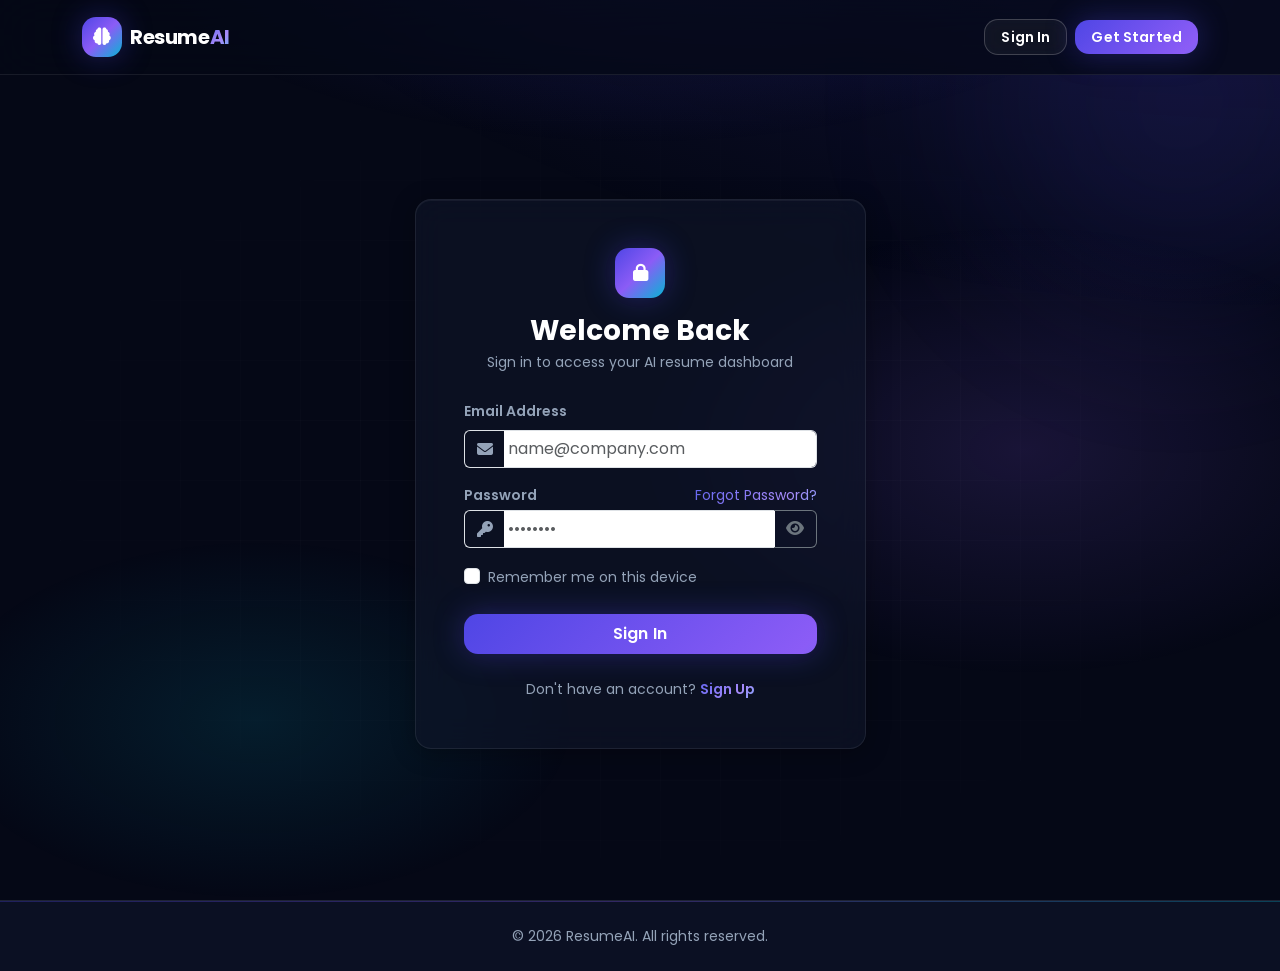
<file: login.html>
<!DOCTYPE html>
<html lang="en">
<head>
  <meta charset="UTF-8">
  <meta name="viewport" content="width=device-width, initial-scale=1.0">
  <meta name="description" content="Sign In — AI Resume Screening & Job Recommendation System">
  <title>Sign In — ResumeAI</title>

  <!-- Google Fonts — Poppins -->
  <link rel="preconnect" href="https://fonts.googleapis.com">
  <link rel="preconnect" href="https://fonts.gstatic.com" crossorigin>
  <link href="https://fonts.googleapis.com/css2?family=Poppins:wght@300;400;500;600;700;800&display=swap" rel="stylesheet">

  <!-- Bootstrap 5 CSS -->
  <link href="https://cdn.jsdelivr.net/npm/bootstrap@5.3.3/dist/css/bootstrap.min.css" rel="stylesheet" integrity="sha384-QWTKZyjpPEjISv5WaRU9OFeRpok6YctnYmDr5pNlyT2bRjXh0JMhjY6hW+ALEwIH" crossorigin="anonymous">

  <!-- Font Awesome 6 -->
  <link rel="stylesheet" href="https://cdnjs.cloudflare.com/ajax/libs/font-awesome/6.5.1/css/all.min.css" integrity="sha512-DTOQO9RWCH3ppGqcWaEA1BIZOC6xxalwEsw9c2QQeAIftl+Vegovlnee1c9QX4TctnWMn13TZye+giMm8e2LwA==" crossorigin="anonymous" referrerpolicy="no-referrer">

  <!-- AOS Animation Library -->
  <link href="https://unpkg.com/aos@2.3.1/dist/aos.css" rel="stylesheet">

  <!-- Custom Stylesheet -->
  <link rel="stylesheet" href="style.css">
</head>
<body class="bg-auth">

  <!-- Navigation -->
  <header>
    <nav class="navbar navbar-expand-lg navbar-glass fixed-top" id="mainNavbar">
      <div class="container">
        <a class="navbar-brand d-flex align-items-center gap-2" href="index.html">
          <span class="brand-icon"><i class="fas fa-brain"></i></span>
          <span class="brand-text">Resume<span class="text-gradient">AI</span></span>
        </a>
        <div class="d-flex align-items-center gap-2" id="navAuthContainer">
          <a href="signup.html" class="btn btn-primary btn-sm btn-modern btn-gradient">Get Started</a>
        </div>
      </div>
    </nav>
  </header>

  <!-- Login Main Content -->
  <main class="auth-section min-vh-100 d-flex align-items-center justify-content-center py-5">
    <div class="hero-bg-gradient"></div>
    <div class="hero-grid-overlay"></div>

    <div class="container position-relative mt-5">
      <div class="row justify-content-center">
        <div class="col-md-8 col-lg-5" data-aos="zoom-in" data-aos-duration="800">
          
          <div class="hover-card p-4 p-md-5 auth-card">
            <div class="text-center mb-4">
              <div class="brand-icon mx-auto mb-3" style="width: 50px; height: 50px; font-size: 24px;">
                <i class="fas fa-lock"></i>
              </div>
              <h3 class="fw-bold mb-1">Welcome Back</h3>
              <p class="text-muted small">Sign in to access your AI resume dashboard</p>
            </div>

            <!-- Dynamic Alert Area -->
            <div id="loginAlert" class="alert d-none" role="alert"></div>

            <form id="loginForm" novalidate>
              <div class="mb-3">
                <label for="loginEmail" class="form-label text-muted small fw-semibold">Email Address</label>
                <div class="input-group">
                  <span class="input-group-text border-end-0 bg-transparent text-muted"><i class="fas fa-envelope"></i></span>
                  <input type="email" class="form-control border-start-0 ps-0" id="loginEmail" placeholder=" name@company.com" autocomplete="email" required>
                </div>
              </div>

              <div class="mb-3">
                <div class="d-flex justify-content-between align-items-center mb-1">
                  <label for="loginPassword" class="form-label text-muted small fw-semibold mb-0">Password</label>
                  <a href="#" onclick="alert('Password reset feature is currently in demo mode.'); return false;" class="small text-decoration-none text-gradient">Forgot Password?</a>
                </div>
                <div class="input-group">
                  <span class="input-group-text border-end-0 bg-transparent text-muted"><i class="fas fa-key"></i></span>
                  <input type="password" class="form-control border-start-0 border-end-0 ps-0" id="loginPassword" placeholder=" ••••••••" autocomplete="current-password" required>
                  <button class="btn btn-outline-secondary border-start-0 toggle-password" type="button" data-target="loginPassword">
                    <i class="fas fa-eye"></i>
                  </button>
                </div>
              </div>

              <div class="form-check mb-4">
                <input class="form-check-input" type="checkbox" id="rememberMe">
                <label class="form-check-label small text-muted" for="rememberMe">
                  Remember me on this device
                </label>
              </div>

              <button type="submit" class="btn btn-primary btn-modern btn-gradient w-100 py-2 fw-semibold" id="loginSubmitBtn" data-default-text="Sign In">
                <span class="spinner-border spinner-border-sm me-2 d-none" id="loginSpinner" role="status" aria-hidden="true"></span>
                <span id="loginBtnText">Sign In</span>
              </button>
            </form>

            <div class="text-center mt-4">
              <p class="small text-muted mb-0">
                Don't have an account? <a href="signup.html" class="fw-semibold text-gradient text-decoration-none">Sign Up</a>
              </p>
            </div>
          </div>

        </div>
      </div>
    </div>
  </main>

  <!-- Footer -->
  <footer class="site-footer py-4">
    <div class="container text-center">
      <p class="footer-copyright mb-0 small text-muted">
        &copy; 2026 ResumeAI. All rights reserved.
      </p>
    </div>
  </footer>

  <!-- Scripts -->
  <script src="https://cdn.jsdelivr.net/npm/bootstrap@5.3.3/dist/js/bootstrap.bundle.min.js" integrity="sha384-YvpcrYf0tY3lHB60NNkmXc5s9fDVZLESaAA55NDzOxhy9GkcIdslK1eN7N6jIeHz" crossorigin="anonymous"></script>
  <script src="https://unpkg.com/aos@2.3.1/dist/aos.js"></script>
  <script>AOS.init({ duration: 800, once: true });</script>
  <script src="auth.js"></script>
</body>
</html>
</file>
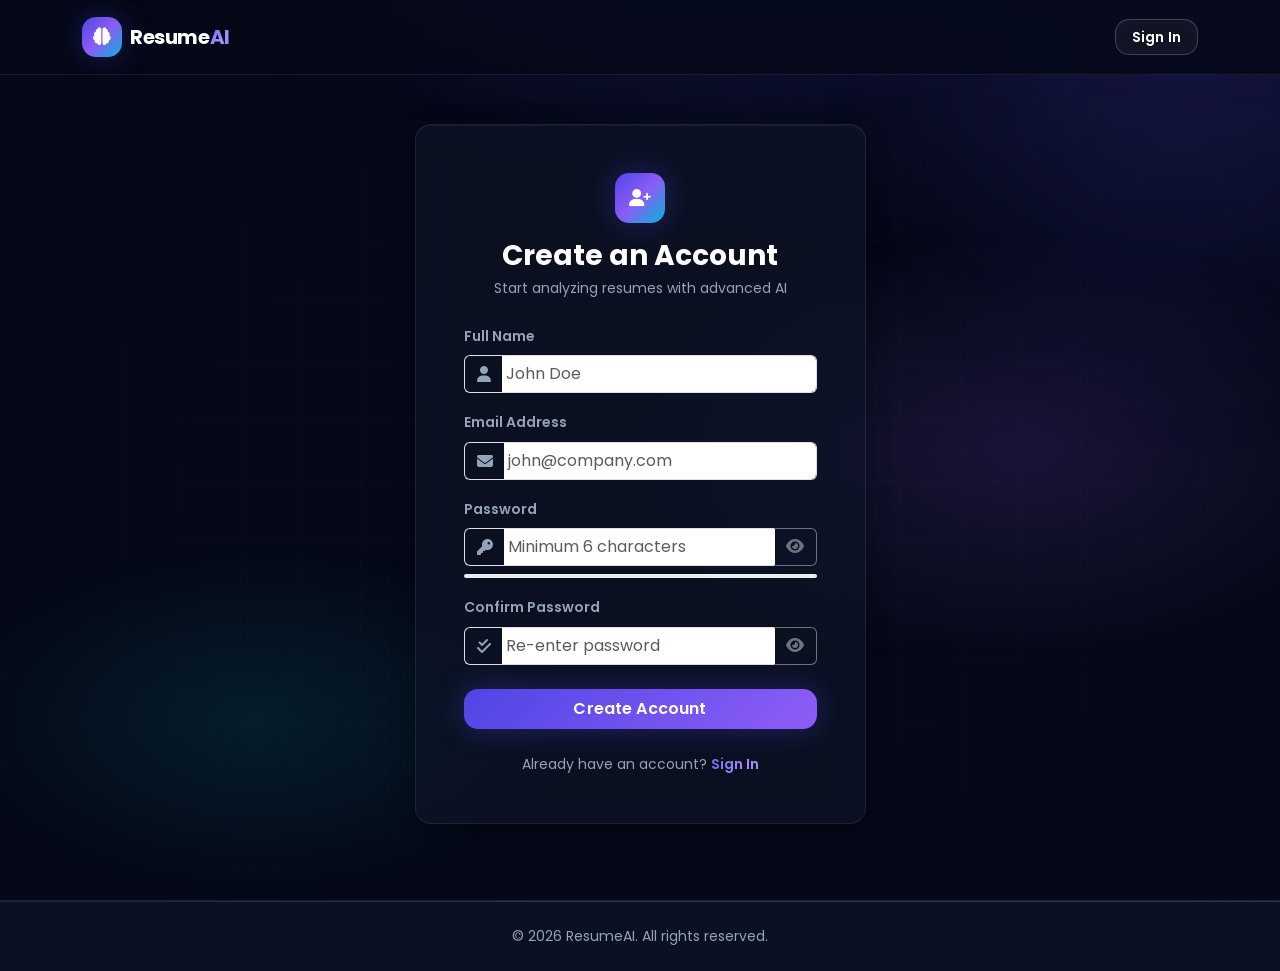
<file: signup.html>
<!DOCTYPE html>
<html lang="en">
<head>
  <meta charset="UTF-8">
  <meta name="viewport" content="width=device-width, initial-scale=1.0">
  <meta name="description" content="Sign Up — AI Resume Screening & Job Recommendation System">
  <title>Create Account — ResumeAI</title>

  <!-- Google Fonts — Poppins -->
  <link rel="preconnect" href="https://fonts.googleapis.com">
  <link rel="preconnect" href="https://fonts.gstatic.com" crossorigin>
  <link href="https://fonts.googleapis.com/css2?family=Poppins:wght@300;400;500;600;700;800&display=swap" rel="stylesheet">

  <!-- Bootstrap 5 CSS -->
  <link href="https://cdn.jsdelivr.net/npm/bootstrap@5.3.3/dist/css/bootstrap.min.css" rel="stylesheet" integrity="sha384-QWTKZyjpPEjISv5WaRU9OFeRpok6YctnYmDr5pNlyT2bRjXh0JMhjY6hW+ALEwIH" crossorigin="anonymous">

  <!-- Font Awesome 6 -->
  <link rel="stylesheet" href="https://cdnjs.cloudflare.com/ajax/libs/font-awesome/6.5.1/css/all.min.css" integrity="sha512-DTOQO9RWCH3ppGqcWaEA1BIZOC6xxalwEsw9c2QQeAIftl+Vegovlnee1c9QX4TctnWMn13TZye+giMm8e2LwA==" crossorigin="anonymous" referrerpolicy="no-referrer">

  <!-- AOS Animation Library -->
  <link href="https://unpkg.com/aos@2.3.1/dist/aos.css" rel="stylesheet">

  <!-- Custom Stylesheet -->
  <link rel="stylesheet" href="style.css">
</head>
<body class="bg-auth">

  <!-- Navigation -->
  <header>
    <nav class="navbar navbar-expand-lg navbar-glass fixed-top" id="mainNavbar">
      <div class="container">
        <a class="navbar-brand d-flex align-items-center gap-2" href="index.html">
          <span class="brand-icon"><i class="fas fa-brain"></i></span>
          <span class="brand-text">Resume<span class="text-gradient">AI</span></span>
        </a>
        <div class="d-flex align-items-center gap-2">
          <a href="login.html" class="btn btn-outline-light btn-sm btn-modern">Sign In</a>
        </div>
      </div>
    </nav>
  </header>

  <!-- Signup Main Content -->
  <main class="auth-section min-vh-100 d-flex align-items-center justify-content-center py-5">
    <div class="hero-bg-gradient"></div>
    <div class="hero-grid-overlay"></div>

    <div class="container position-relative mt-5">
      <div class="row justify-content-center">
        <div class="col-md-8 col-lg-5" data-aos="zoom-in" data-aos-duration="800">
          
          <div class="hover-card p-4 p-md-5 auth-card">
            <div class="text-center mb-4">
              <div class="brand-icon mx-auto mb-3" style="width: 50px; height: 50px; font-size: 24px;">
                <i class="fas fa-user-plus"></i>
              </div>
              <h3 class="fw-bold mb-1">Create an Account</h3>
              <p class="text-muted small">Start analyzing resumes with advanced AI</p>
            </div>

            <!-- Dynamic Alert Area -->
            <div id="signupAlert" class="alert d-none" role="alert"></div>

            <form id="signupForm" novalidate>
              <div class="mb-3">
                <label for="signupName" class="form-label text-muted small fw-semibold">Full Name</label>
                <div class="input-group">
                  <span class="input-group-text border-end-0 bg-transparent text-muted"><i class="fas fa-user"></i></span>
                  <input type="text" class="form-control border-start-0 ps-0" id="signupName" placeholder=" John Doe" required>
                </div>
              </div>

              <div class="mb-3">
                <label for="signupEmail" class="form-label text-muted small fw-semibold">Email Address</label>
                <div class="input-group">
                  <span class="input-group-text border-end-0 bg-transparent text-muted"><i class="fas fa-envelope"></i></span>
                  <input type="email" class="form-control border-start-0 ps-0" id="signupEmail" placeholder=" john@company.com" required>
                </div>
              </div>

              <div class="mb-3">
                <label for="signupPassword" class="form-label text-muted small fw-semibold">Password</label>
                <div class="input-group">
                  <span class="input-group-text border-end-0 bg-transparent text-muted"><i class="fas fa-key"></i></span>
                  <input type="password" class="form-control border-start-0 border-end-0 ps-0" id="signupPassword" placeholder=" Minimum 6 characters" required>
                  <button class="btn btn-outline-secondary border-start-0 toggle-password" type="button" data-target="signupPassword">
                    <i class="fas fa-eye"></i>
                  </button>
                </div>
                <!-- Password Strength Meter -->
                <div class="progress mt-2" style="height: 4px;">
                  <div class="progress-bar" id="passwordStrengthBar" role="progressbar" style="width: 0%"></div>
                </div>
                <div class="d-flex justify-content-end">
                  <small id="passwordStrengthText" class="text-muted" style="font-size: 11px;"></small>
                </div>
              </div>

              <div class="mb-4">
                <label for="signupConfirmPassword" class="form-label text-muted small fw-semibold">Confirm Password</label>
                <div class="input-group">
                  <span class="input-group-text border-end-0 bg-transparent text-muted"><i class="fas fa-check-double"></i></span>
                  <input type="password" class="form-control border-start-0 border-end-0 ps-0" id="signupConfirmPassword" placeholder=" Re-enter password" required>
                  <button class="btn btn-outline-secondary border-start-0 toggle-password" type="button" data-target="signupConfirmPassword">
                    <i class="fas fa-eye"></i>
                  </button>
                </div>
              </div>

              <button type="submit" class="btn btn-primary btn-modern btn-gradient w-100 py-2 fw-semibold" id="signupSubmitBtn" data-default-text="Create Account">
                <span class="spinner-border spinner-border-sm me-2 d-none" id="signupSpinner" role="status" aria-hidden="true"></span>
                <span id="signupBtnText">Create Account</span>
              </button>
            </form>

            <div class="text-center mt-4">
              <p class="small text-muted mb-0">
                Already have an account? <a href="login.html" class="fw-semibold text-gradient text-decoration-none">Sign In</a>
              </p>
            </div>
          </div>

        </div>
      </div>
    </div>
  </main>

  <!-- Footer -->
  <footer class="site-footer py-4">
    <div class="container text-center">
      <p class="footer-copyright mb-0 small text-muted">
        &copy; 2026 ResumeAI. All rights reserved.
      </p>
    </div>
  </footer>

  <!-- Scripts -->
  <script src="https://cdn.jsdelivr.net/npm/bootstrap@5.3.3/dist/js/bootstrap.bundle.min.js" integrity="sha384-YvpcrYf0tY3lHB60NNkmXc5s9fDVZLESaAA55NDzOxhy9GkcIdslK1eN7N6jIeHz" crossorigin="anonymous"></script>
  <script src="https://unpkg.com/aos@2.3.1/dist/aos.js"></script>
  <script>AOS.init({ duration: 800, once: true });</script>
  <script src="auth.js"></script>
</body>
</html>
</file>
<file: style.css>
/* ============================================================
   AI Resume Screening & Job Recommendation System
   Premium Dark Theme — Production Stylesheet
   ============================================================ */

/* ============================================================
   CSS VARIABLES
   ============================================================ */
:root {
  --bg-primary: #050816;
  --bg-secondary: #09111F;
  --bg-tertiary: #0B1023;
  --bg-card: rgba(15, 23, 42, 0.6);
  --bg-card-hover: rgba(20, 30, 55, 0.75);
  --bg-glass: rgba(255, 255, 255, 0.04);
  --bg-glass-strong: rgba(255, 255, 255, 0.08);

  --color-primary: #4F46E5;
  --color-primary-light: #6366F1;
  --color-primary-dark: #4338CA;
  --color-secondary: #06B6D4;
  --color-secondary-light: #22D3EE;
  --color-accent: #8B5CF6;
  --color-accent-light: #A78BFA;
  --color-white: #FFFFFF;
  --color-gray: #B0B7C3;
  --color-gray-dark: #64748B;
  --color-gray-light: #CBD5E1;
  --color-muted: #94A3B8;
  --color-success: #10B981;
  --color-warning: #F59E0B;
  --color-danger: #EF4444;
  --color-info: #06B6D4;

  --gradient-primary: linear-gradient(135deg, #4F46E5 0%, #8B5CF6 50%, #06B6D4 100%);
  --gradient-primary-reverse: linear-gradient(135deg, #06B6D4 0%, #8B5CF6 50%, #4F46E5 100%);
  --gradient-text: linear-gradient(135deg, #6366F1 0%, #A78BFA 40%, #22D3EE 100%);
  --gradient-glow: linear-gradient(135deg, rgba(79, 70, 229, 0.4) 0%, rgba(139, 92, 246, 0.3) 50%, rgba(6, 182, 212, 0.4) 100%);
  --gradient-hero: radial-gradient(ellipse 80% 60% at 50% -20%, rgba(79, 70, 229, 0.25) 0%, transparent 60%),
                   radial-gradient(ellipse 60% 50% at 80% 50%, rgba(139, 92, 246, 0.15) 0%, transparent 50%),
                   radial-gradient(ellipse 50% 40% at 20% 80%, rgba(6, 182, 212, 0.12) 0%, transparent 50%);

  --font-family: 'Poppins', -apple-system, BlinkMacSystemFont, 'Segoe UI', Roboto, sans-serif;
  --font-size-xs: 0.75rem;
  --font-size-sm: 0.875rem;
  --font-size-base: 1rem;
  --font-size-lg: 1.125rem;
  --font-size-xl: 1.25rem;
  --font-size-2xl: 1.5rem;
  --font-size-3xl: 1.875rem;
  --font-size-4xl: 2.25rem;
  --font-size-5xl: 3rem;

  --spacing-xs: 0.25rem;
  --spacing-sm: 0.5rem;
  --spacing-md: 1rem;
  --spacing-lg: 1.5rem;
  --spacing-xl: 2rem;
  --spacing-2xl: 3rem;
  --spacing-3xl: 4rem;
  --spacing-4xl: 6rem;
  --section-padding: 5rem 0;

  --radius-sm: 0.375rem;
  --radius-md: 0.625rem;
  --radius-lg: 0.875rem;
  --radius-xl: 1rem;
  --radius-2xl: 1.25rem;
  --radius-3xl: 1.5rem;
  --radius-full: 9999px;

  --shadow-sm: 0 2px 8px rgba(0, 0, 0, 0.2);
  --shadow-md: 0 4px 20px rgba(0, 0, 0, 0.25);
  --shadow-lg: 0 8px 40px rgba(0, 0, 0, 0.35);
  --shadow-xl: 0 16px 60px rgba(0, 0, 0, 0.45);
  --shadow-glow-primary: 0 0 30px rgba(79, 70, 229, 0.35);
  --shadow-glow-secondary: 0 0 30px rgba(6, 182, 212, 0.3);
  --shadow-glow-accent: 0 0 30px rgba(139, 92, 246, 0.35);
  --shadow-card: 0 4px 24px rgba(0, 0, 0, 0.3), inset 0 1px 0 rgba(255, 255, 255, 0.05);

  --border-glass: 1px solid rgba(255, 255, 255, 0.08);
  --border-glass-hover: 1px solid rgba(255, 255, 255, 0.15);
  --border-gradient: linear-gradient(135deg, rgba(79, 70, 229, 0.5), rgba(139, 92, 246, 0.3), rgba(6, 182, 212, 0.5));

  --blur-sm: 8px;
  --blur-md: 16px;
  --blur-lg: 24px;
  --blur-xl: 40px;

  --transition-fast: 0.15s ease;
  --transition-base: 0.3s ease;
  --transition-slow: 0.5s ease;
  --transition-spring: 0.4s cubic-bezier(0.34, 1.56, 0.64, 1);

  --navbar-height: 72px;
  --container-max: 1200px;

  --z-background: -1;
  --z-default: 1;
  --z-dropdown: 100;
  --z-sticky: 200;
  --z-fixed: 300;
  --z-modal: 400;
}

/* ============================================================
   GLOBAL RESET
   ============================================================ */
*,
*::before,
*::after {
  box-sizing: border-box;
  margin: 0;
  padding: 0;
}

html {
  scroll-behavior: smooth;
  scroll-padding-top: var(--navbar-height);
  font-size: 16px;
  -webkit-text-size-adjust: 100%;
}

body {
  font-family: var(--font-family);
  font-size: var(--font-size-base);
  font-weight: 400;
  line-height: 1.6;
  color: var(--color-gray-light);
  background-color: var(--bg-primary);
  overflow-x: hidden;
  -webkit-font-smoothing: antialiased;
  -moz-osx-font-smoothing: grayscale;
  position: relative;
}

body::before {
  content: '';
  position: fixed;
  inset: 0;
  background: var(--gradient-hero);
  z-index: var(--z-background);
  pointer-events: none;
}

img {
  max-width: 100%;
  height: auto;
  display: block;
}

a {
  text-decoration: none;
  color: inherit;
  transition: color var(--transition-base);
}

ul,
ol {
  list-style: none;
}

button {
  font-family: inherit;
  cursor: pointer;
  border: none;
  background: none;
}

input,
textarea,
select {
  font-family: inherit;
  font-size: inherit;
}

h1, h2, h3, h4, h5, h6 {
  color: var(--color-white);
  line-height: 1.2;
  font-weight: 600;
}

p {
  margin-bottom: 0;
}

section {
  position: relative;
  z-index: var(--z-default);
}

::selection {
  background: rgba(79, 70, 229, 0.4);
  color: var(--color-white);
}

:focus-visible {
  outline: 2px solid var(--color-primary-light);
  outline-offset: 3px;
}

/* ============================================================
   CUSTOM SCROLLBAR
   ============================================================ */
::-webkit-scrollbar {
  width: 10px;
  height: 10px;
}

::-webkit-scrollbar-track {
  background: var(--bg-secondary);
}

::-webkit-scrollbar-thumb {
  background: linear-gradient(180deg, var(--color-primary) 0%, var(--color-accent) 100%);
  border-radius: var(--radius-full);
  border: 2px solid var(--bg-secondary);
}

::-webkit-scrollbar-thumb:hover {
  background: linear-gradient(180deg, var(--color-primary-light) 0%, var(--color-accent-light) 100%);
}

* {
  scrollbar-width: thin;
  scrollbar-color: var(--color-primary) var(--bg-secondary);
}

/* ============================================================
   ANIMATED GRADIENT BACKGROUND & FLOATING BLOBS
   ============================================================ */
.bg-blob {
  position: fixed;
  border-radius: 50%;
  filter: blur(80px);
  opacity: 0.4;
  pointer-events: none;
  z-index: var(--z-background);
  animation: floating 8s ease-in-out infinite;
}

body::after {
  content: '';
  position: fixed;
  width: 600px;
  height: 600px;
  background: radial-gradient(circle, rgba(79, 70, 229, 0.15) 0%, transparent 70%);
  top: -200px;
  right: -200px;
  border-radius: 50%;
  filter: blur(60px);
  z-index: var(--z-background);
  animation: floating 12s ease-in-out infinite;
  pointer-events: none;
}

.hero-bg-gradient {
  position: absolute;
  inset: 0;
  background: var(--gradient-hero);
  animation: gradientShift 15s ease infinite;
  background-size: 200% 200%;
  z-index: 0;
}

.hero-grid-overlay {
  position: absolute;
  inset: 0;
  background-image:
    linear-gradient(rgba(255, 255, 255, 0.02) 1px, transparent 1px),
    linear-gradient(90deg, rgba(255, 255, 255, 0.02) 1px, transparent 1px);
  background-size: 60px 60px;
  mask-image: radial-gradient(ellipse 80% 70% at 50% 50%, black 20%, transparent 70%);
  -webkit-mask-image: radial-gradient(ellipse 80% 70% at 50% 50%, black 20%, transparent 70%);
  z-index: 0;
  pointer-events: none;
}

/* ============================================================
   KEYFRAME ANIMATIONS
   ============================================================ */
@keyframes fadeIn {
  from {
    opacity: 0;
  }
  to {
    opacity: 1;
  }
}

@keyframes slideUp {
  from {
    opacity: 0;
    transform: translateY(40px);
  }
  to {
    opacity: 1;
    transform: translateY(0);
  }
}

@keyframes slideLeft {
  from {
    opacity: 0;
    transform: translateX(40px);
  }
  to {
    opacity: 1;
    transform: translateX(0);
  }
}

@keyframes slideRight {
  from {
    opacity: 0;
    transform: translateX(-40px);
  }
  to {
    opacity: 1;
    transform: translateX(0);
  }
}

@keyframes zoomIn {
  from {
    opacity: 0;
    transform: scale(0.85);
  }
  to {
    opacity: 1;
    transform: scale(1);
  }
}

@keyframes rotate {
  from {
    transform: rotate(0deg);
  }
  to {
    transform: rotate(360deg);
  }
}

@keyframes pulse {
  0%, 100% {
    opacity: 1;
    transform: scale(1);
  }
  50% {
    opacity: 0.7;
    transform: scale(1.05);
  }
}

@keyframes glow {
  0%, 100% {
    box-shadow: 0 0 20px rgba(79, 70, 229, 0.3), 0 0 40px rgba(139, 92, 246, 0.2);
  }
  50% {
    box-shadow: 0 0 40px rgba(79, 70, 229, 0.5), 0 0 80px rgba(6, 182, 212, 0.3);
  }
}

@keyframes floating {
  0%, 100% {
    transform: translateY(0) translateX(0);
  }
  33% {
    transform: translateY(-20px) translateX(10px);
  }
  66% {
    transform: translateY(10px) translateX(-10px);
  }
}

@keyframes gradientShift {
  0% {
    background-position: 0% 50%;
  }
  50% {
    background-position: 100% 50%;
  }
  100% {
    background-position: 0% 50%;
  }
}

@keyframes textGradient {
  0% {
    background-position: 0% 50%;
  }
  50% {
    background-position: 100% 50%;
  }
  100% {
    background-position: 0% 50%;
  }
}

@keyframes shimmer {
  0% {
    background-position: -200% 0;
  }
  100% {
    background-position: 200% 0;
  }
}

@keyframes borderGlow {
  0%, 100% {
    border-color: rgba(79, 70, 229, 0.3);
  }
  50% {
    border-color: rgba(6, 182, 212, 0.5);
  }
}

@keyframes imageFloat {
  0%, 100% {
    transform: translateY(0);
  }
  50% {
    transform: translateY(-15px);
  }
}

@keyframes cardFloat1 {
  0%, 100% {
    transform: translateY(0) rotate(-2deg);
  }
  50% {
    transform: translateY(-12px) rotate(0deg);
  }
}

@keyframes cardFloat2 {
  0%, 100% {
    transform: translateY(0) rotate(2deg);
  }
  50% {
    transform: translateY(-10px) rotate(-1deg);
  }
}

@keyframes cardFloat3 {
  0%, 100% {
    transform: translateY(0);
  }
  50% {
    transform: translateY(-8px);
  }
}

@keyframes ripple {
  0% {
    transform: scale(0);
    opacity: 0.6;
  }
  100% {
    transform: scale(4);
    opacity: 0;
  }
}

@keyframes navbarSlideDown {
  from {
    transform: translateY(-100%);
    opacity: 0;
  }
  to {
    transform: translateY(0);
    opacity: 1;
  }
}

/* ============================================================
   UTILITY CLASSES
   ============================================================ */
.text-gradient {
  background: var(--gradient-text);
  background-size: 200% auto;
  -webkit-background-clip: text;
  background-clip: text;
  -webkit-text-fill-color: transparent;
  animation: textGradient 4s ease infinite;
}

.animate-fadeIn {
  animation: fadeIn 0.8s ease forwards;
}

.animate-slideUp {
  animation: slideUp 0.8s ease forwards;
}

.animate-slideLeft {
  animation: slideLeft 0.8s ease forwards;
}

.animate-slideRight {
  animation: slideRight 0.8s ease forwards;
}

.animate-zoomIn {
  animation: zoomIn 0.8s ease forwards;
}

.animate-pulse {
  animation: pulse 2s ease-in-out infinite;
}

.animate-glow {
  animation: glow 3s ease-in-out infinite;
}

.animate-float {
  animation: floating 6s ease-in-out infinite;
}

.shimmer {
  background: linear-gradient(
    90deg,
    rgba(255, 255, 255, 0) 0%,
    rgba(255, 255, 255, 0.08) 50%,
    rgba(255, 255, 255, 0) 100%
  );
  background-size: 200% 100%;
  animation: shimmer 2s infinite;
}

.glass {
  background: var(--bg-glass);
  backdrop-filter: blur(var(--blur-md));
  -webkit-backdrop-filter: blur(var(--blur-md));
  border: var(--border-glass);
}

.glass-strong {
  background: var(--bg-glass-strong);
  backdrop-filter: blur(var(--blur-lg));
  -webkit-backdrop-filter: blur(var(--blur-lg));
  border: var(--border-glass);
}

/* ============================================================
   BOOTSTRAP OVERRIDES — TYPOGRAPHY & COLORS
   ============================================================ */
.text-muted {
  color: var(--color-muted) !important;
}

.lead {
  font-size: var(--font-size-lg);
  font-weight: 400;
  color: var(--color-gray);
}

.display-3 {
  font-size: clamp(2rem, 5vw, var(--font-size-5xl));
}

.small {
  font-size: var(--font-size-sm);
}

.text-success {
  color: var(--color-success) !important;
}

.text-warning {
  color: var(--color-warning) !important;
}

.text-info {
  color: var(--color-info) !important;
}

.text-primary {
  color: var(--color-primary-light) !important;
}

.bg-danger {
  background-color: var(--color-danger) !important;
}

.bg-warning {
  background-color: var(--color-warning) !important;
}

.bg-success {
  background-color: var(--color-success) !important;
}

.shadow-lg {
  box-shadow: var(--shadow-lg) !important;
}

.rounded-4 {
  border-radius: var(--radius-2xl) !important;
}

.rounded-circle {
  border-radius: var(--radius-full) !important;
}

/* ============================================================
   NAVIGATION — GLASS STICKY NAVBAR
   ============================================================ */
#mainNavbar,
.navbar-glass {
  background: rgba(5, 8, 22, 0.75);
  backdrop-filter: blur(var(--blur-lg));
  -webkit-backdrop-filter: blur(var(--blur-lg));
  border-bottom: var(--border-glass);
  padding: 0.75rem 0;
  min-height: var(--navbar-height);
  transition: all var(--transition-base);
  animation: navbarSlideDown 0.6s ease forwards;
  z-index: var(--z-fixed);
}

#mainNavbar.scrolled,
.navbar-glass.scrolled {
  background: rgba(5, 8, 22, 0.92);
  box-shadow: var(--shadow-md);
  border-bottom-color: rgba(255, 255, 255, 0.06);
}

.navbar-brand {
  font-size: var(--font-size-xl);
  font-weight: 700;
  color: var(--color-white) !important;
  transition: transform var(--transition-base);
}

.navbar-brand:hover {
  transform: scale(1.02);
  color: var(--color-white) !important;
}

.brand-icon {
  display: inline-flex;
  align-items: center;
  justify-content: center;
  width: 40px;
  height: 40px;
  background: var(--gradient-primary);
  border-radius: var(--radius-lg);
  font-size: var(--font-size-lg);
  color: var(--color-white);
  box-shadow: var(--shadow-glow-primary);
  transition: transform var(--transition-spring), box-shadow var(--transition-base);
}

.brand-icon i {
  font-size: 1.1rem;
}

.navbar-brand:hover .brand-icon {
  transform: rotate(-10deg) scale(1.08);
  box-shadow: var(--shadow-glow-accent);
}

.brand-text {
  letter-spacing: -0.02em;
}

.navbar-nav {
  gap: 0.25rem;
}

.nav-link {
  color: var(--color-gray) !important;
  font-size: var(--font-size-sm);
  font-weight: 500;
  padding: 0.5rem 1rem !important;
  border-radius: var(--radius-md);
  position: relative;
  transition: color var(--transition-base), background var(--transition-base);
}

.nav-link::after {
  content: '';
  position: absolute;
  bottom: 4px;
  left: 50%;
  width: 0;
  height: 2px;
  background: var(--gradient-primary);
  border-radius: var(--radius-full);
  transform: translateX(-50%);
  transition: width var(--transition-base);
}

.nav-link:hover,
.nav-link:focus,
.nav-link.active {
  color: var(--color-white) !important;
  background: rgba(255, 255, 255, 0.05);
}

.nav-link:hover::after,
.nav-link.active::after {
  width: 60%;
}

.navbar-toggler {
  padding: 0.5rem;
  border-radius: var(--radius-md) !important;
  transition: background var(--transition-base);
}

.navbar-toggler:focus {
  box-shadow: 0 0 0 3px rgba(79, 70, 229, 0.3);
}

.navbar-toggler:hover {
  background: rgba(255, 255, 255, 0.08);
}

.navbar-toggler-icon {
  background-image: url("data:image/svg+xml,%3csvg xmlns='http://www.w3.org/2000/svg' viewBox='0 0 30 30'%3e%3cpath stroke='rgba%28255, 255, 255, 0.85%29' stroke-linecap='round' stroke-miterlimit='10' stroke-width='2' d='M4 7h22M4 15h22M4 23h22'/%3e%3c/svg%3e") !important;
  width: 1.5em;
  height: 1.5em;
}

.navbar-collapse {
  transition: all var(--transition-base);
}

#home {
  position: relative;
  z-index: var(--z-sticky);
}

/* ============================================================
   BUTTONS — MODERN GRADIENT & RIPPLE
   ============================================================ */
.btn-modern {
  position: relative;
  font-weight: 600;
  letter-spacing: 0.01em;
  border-radius: var(--radius-lg) !important;
  padding: 0.625rem 1.5rem;
  overflow: hidden;
  transition: transform var(--transition-spring), box-shadow var(--transition-base), border-color var(--transition-base), background var(--transition-base);
  z-index: 1;
}

.btn-modern::before {
  content: '';
  position: absolute;
  inset: 0;
  background: rgba(255, 255, 255, 0.15);
  opacity: 0;
  transition: opacity var(--transition-base);
  z-index: -1;
}

.btn-modern::after {
  content: '';
  position: absolute;
  width: 100%;
  height: 100%;
  top: 50%;
  left: 50%;
  transform: translate(-50%, -50%) scale(0);
  background: rgba(255, 255, 255, 0.3);
  border-radius: 50%;
  opacity: 0;
  pointer-events: none;
}

.btn-modern:active::after {
  animation: ripple 0.6s ease-out;
}

.btn-modern:hover {
  transform: translateY(-2px) scale(1.02);
}

.btn-modern:hover::before {
  opacity: 1;
}

.btn-modern:active {
  transform: translateY(0) scale(0.98);
}

.btn-gradient,
.btn-primary.btn-gradient {
  background: var(--gradient-primary) !important;
  background-size: 200% auto !important;
  border: none !important;
  color: var(--color-white) !important;
  box-shadow: var(--shadow-glow-primary);
  animation: gradientShift 4s ease infinite;
}

.btn-gradient:hover,
.btn-primary.btn-gradient:hover {
  background-position: right center !important;
  box-shadow: 0 8px 30px rgba(79, 70, 229, 0.45), 0 0 20px rgba(139, 92, 246, 0.3);
  color: var(--color-white) !important;
}

.btn-outline-light.btn-modern {
  border: 1px solid rgba(255, 255, 255, 0.2) !important;
  color: var(--color-white) !important;
  background: rgba(255, 255, 255, 0.05);
  backdrop-filter: blur(var(--blur-sm));
}

.btn-outline-light.btn-modern:hover {
  background: rgba(255, 255, 255, 0.12);
  border-color: rgba(255, 255, 255, 0.35) !important;
  color: var(--color-white) !important;
  box-shadow: var(--shadow-sm);
}

.btn-outline-primary.btn-modern {
  border: 1px solid rgba(79, 70, 229, 0.5) !important;
  color: var(--color-primary-light) !important;
  background: rgba(79, 70, 229, 0.08);
}

.btn-outline-primary.btn-modern:hover {
  background: rgba(79, 70, 229, 0.18);
  border-color: var(--color-primary-light) !important;
  color: var(--color-white) !important;
  box-shadow: var(--shadow-glow-primary);
}

.btn-sm.btn-modern {
  padding: 0.4rem 1rem;
  font-size: var(--font-size-sm);
}

.btn-lg.btn-modern {
  padding: 0.875rem 2rem;
  font-size: var(--font-size-lg);
}

.btn-primary {
  background-color: var(--color-primary);
  border-color: var(--color-primary);
}

/* ============================================================
   HOVER CARD — REUSABLE GLASS CARD
   ============================================================ */
.hover-card {
  background: var(--bg-card);
  backdrop-filter: blur(var(--blur-md));
  -webkit-backdrop-filter: blur(var(--blur-md));
  border: var(--border-glass);
  border-radius: var(--radius-xl);
  box-shadow: var(--shadow-card);
  transition: transform var(--transition-spring), box-shadow var(--transition-base), border-color var(--transition-base), background var(--transition-base);
  position: relative;
  overflow: hidden;
}

.hover-card::before {
  content: '';
  position: absolute;
  inset: 0;
  background: var(--gradient-glow);
  opacity: 0;
  transition: opacity var(--transition-base);
  pointer-events: none;
  border-radius: inherit;
}

.hover-card:hover {
  transform: translateY(-6px);
  border-color: rgba(255, 255, 255, 0.12);
  box-shadow: var(--shadow-lg), var(--shadow-glow-primary);
  background: var(--bg-card-hover);
}

.hover-card:hover::before {
  opacity: 0.08;
}

/* ============================================================
   SECTION HEADER — SHARED
   ============================================================ */
.section-header {
  max-width: 720px;
  margin-left: auto;
  margin-right: auto;
}

.section-badge {
  display: inline-block;
  padding: 0.35rem 1rem;
  font-size: var(--font-size-xs);
  font-weight: 600;
  text-transform: uppercase;
  letter-spacing: 0.1em;
  color: var(--color-secondary-light);
  background: rgba(6, 182, 212, 0.1);
  border: 1px solid rgba(6, 182, 212, 0.25);
  border-radius: var(--radius-full);
}

.section-title {
  font-size: clamp(1.75rem, 4vw, var(--font-size-4xl));
  color: var(--color-white);
  letter-spacing: -0.02em;
}

.section-subtitle {
  font-size: var(--font-size-lg);
  max-width: 600px;
  line-height: 1.7;
  margin-top: var(--spacing-md);
}

/* ============================================================
   HERO SECTION
   ============================================================ */
.hero-section {
  position: relative;
  min-height: 100vh;
  padding-top: var(--navbar-height);
  overflow: hidden;
  background: var(--bg-primary);
}

.hero-section .container {
  z-index: 2;
}

.hero-badge {
  padding: 0.5rem 1.25rem;
  font-size: var(--font-size-sm);
  font-weight: 500;
  color: var(--color-secondary-light);
  background: rgba(6, 182, 212, 0.1);
  border: 1px solid rgba(6, 182, 212, 0.2);
  border-radius: var(--radius-full);
  backdrop-filter: blur(var(--blur-sm));
  animation: fadeIn 0.8s ease, pulse 3s ease-in-out infinite 1s;
}

.hero-heading {
  color: var(--color-white);
  letter-spacing: -0.03em;
  line-height: 1.15;
  animation: slideUp 0.8s ease 0.2s both;
}

.hero-subtitle {
  color: var(--color-gray);
  max-width: 540px;
  line-height: 1.75;
  animation: slideUp 0.8s ease 0.4s both;
}

.hero-cta {
  animation: slideUp 0.8s ease 0.6s both;
}

.hero-stats-mini {
  animation: slideUp 0.8s ease 0.8s both;
}

.stat-mini {
  display: flex;
  align-items: center;
  font-size: var(--font-size-sm);
  font-weight: 500;
  color: var(--color-gray-light);
  padding: 0.5rem 0;
}

.stat-mini i {
  font-size: 0.9rem;
}

.hero-illustration-wrapper {
  position: relative;
  display: inline-block;
  max-width: 100%;
  animation: zoomIn 1s ease 0.3s both;
}

.hero-glow {
  position: absolute;
  inset: -20%;
  background: radial-gradient(circle, rgba(79, 70, 229, 0.35) 0%, rgba(139, 92, 246, 0.2) 40%, transparent 70%);
  border-radius: 50%;
  filter: blur(40px);
  z-index: -1;
  animation: pulse 4s ease-in-out infinite;
}

.hero-illustration {
  border: var(--border-glass);
  box-shadow: var(--shadow-xl), var(--shadow-glow-primary);
  animation: imageFloat 5s ease-in-out infinite;
  object-fit: cover;
  width: 100%;
  max-width: 560px;
  margin: 0 auto;
}

.floating-card {
  position: absolute;
  display: flex;
  align-items: center;
  gap: 0.5rem;
  padding: 0.75rem 1.25rem;
  background: rgba(15, 23, 42, 0.85);
  backdrop-filter: blur(var(--blur-md));
  -webkit-backdrop-filter: blur(var(--blur-md));
  border: var(--border-glass);
  border-radius: var(--radius-lg);
  box-shadow: var(--shadow-md);
  font-size: var(--font-size-sm);
  font-weight: 600;
  color: var(--color-white);
  white-space: nowrap;
  z-index: 10;
}

.floating-card i {
  font-size: 1rem;
}

.floating-card-1 {
  top: 10%;
  left: -5%;
  animation: cardFloat1 4s ease-in-out infinite;
}

.floating-card-2 {
  top: 45%;
  right: -8%;
  animation: cardFloat2 5s ease-in-out infinite 0.5s;
}

.floating-card-3 {
  bottom: 12%;
  left: 5%;
  animation: cardFloat3 4.5s ease-in-out infinite 1s;
}

#hero {
  scroll-margin-top: var(--navbar-height);
}

/* ============================================================
   TRUSTED COMPANIES SECTION
   ============================================================ */
.trusted-section {
  padding: var(--spacing-3xl) 0;
  background: var(--bg-secondary);
  border-top: var(--border-glass);
  border-bottom: var(--border-glass);
}

.trusted-label {
  font-size: var(--font-size-sm);
  font-weight: 500;
  text-transform: uppercase;
  letter-spacing: 0.08em;
  color: var(--color-muted) !important;
}

.company-logo {
  padding: var(--spacing-lg);
  border-radius: var(--radius-xl);
  color: var(--color-gray);
  transition: all var(--transition-base);
  cursor: default;
}

.company-logo i {
  color: var(--color-gray-dark);
  transition: color var(--transition-base), transform var(--transition-spring);
}

.company-logo span {
  color: var(--color-muted);
  font-weight: 500;
  transition: color var(--transition-base);
}

.company-logo:hover {
  transform: translateY(-4px);
}

.company-logo:hover i {
  color: var(--color-primary-light);
  transform: scale(1.1);
}

.company-logo:hover span {
  color: var(--color-white);
}

#trusted {
  scroll-margin-top: var(--navbar-height);
}

/* ============================================================
   STATISTICS SECTION
   ============================================================ */
.stats-section {
  padding: var(--section-padding);
  background: var(--bg-primary);
  position: relative;
}

.stats-section::before {
  content: '';
  position: absolute;
  top: 50%;
  left: 50%;
  transform: translate(-50%, -50%);
  width: 80%;
  height: 60%;
  background: radial-gradient(ellipse, rgba(79, 70, 229, 0.08) 0%, transparent 70%);
  pointer-events: none;
}

.stat-card {
  position: relative;
  border-radius: var(--radius-xl);
  overflow: hidden;
}

.stat-card::after {
  content: '';
  position: absolute;
  top: 0;
  left: 0;
  right: 0;
  height: 3px;
  background: var(--gradient-primary);
  opacity: 0;
  transition: opacity var(--transition-base);
}

.stat-card:hover::after {
  opacity: 1;
}

.stat-icon {
  display: inline-flex;
  align-items: center;
  justify-content: center;
  width: 56px;
  height: 56px;
  background: rgba(79, 70, 229, 0.12);
  border-radius: var(--radius-lg);
  font-size: var(--font-size-xl);
  color: var(--color-primary-light);
  transition: transform var(--transition-spring), background var(--transition-base);
}

.stat-card:hover .stat-icon {
  transform: scale(1.1) rotate(-5deg);
  background: rgba(79, 70, 229, 0.2);
}

.stat-number {
  font-size: clamp(1.75rem, 4vw, var(--font-size-3xl));
  color: var(--color-white);
  margin-bottom: 0.25rem;
  background: var(--gradient-text);
  background-size: 200% auto;
  -webkit-background-clip: text;
  background-clip: text;
  -webkit-text-fill-color: transparent;
}

.stat-label {
  font-size: var(--font-size-sm);
  color: var(--color-muted);
  font-weight: 500;
}

#statistics {
  scroll-margin-top: var(--navbar-height);
}

/* ============================================================
   FEATURES SECTION
   ============================================================ */
.features-section {
  padding: var(--section-padding);
  background: var(--bg-secondary);
  position: relative;
}

.features-section::before {
  content: '';
  position: absolute;
  width: 400px;
  height: 400px;
  background: radial-gradient(circle, rgba(139, 92, 246, 0.1) 0%, transparent 70%);
  top: 10%;
  right: -100px;
  border-radius: 50%;
  filter: blur(60px);
  pointer-events: none;
}

.feature-card {
  border-radius: var(--radius-xl);
  transition: all var(--transition-base);
}

.feature-icon {
  display: inline-flex;
  align-items: center;
  justify-content: center;
  width: 56px;
  height: 56px;
  background: var(--gradient-primary);
  background-size: 200% auto;
  border-radius: var(--radius-lg);
  font-size: var(--font-size-xl);
  color: var(--color-white);
  box-shadow: var(--shadow-glow-primary);
  transition: transform var(--transition-spring), box-shadow var(--transition-base);
  animation: gradientShift 6s ease infinite;
}

.feature-card:hover .feature-icon {
  transform: scale(1.12) rotate(5deg);
  box-shadow: var(--shadow-glow-accent);
}

.feature-title {
  font-size: var(--font-size-xl);
  color: var(--color-white);
  margin-bottom: 0.75rem;
  transition: color var(--transition-base);
}

.feature-card:hover .feature-title {
  color: var(--color-secondary-light);
}

.feature-desc {
  font-size: var(--font-size-sm);
  line-height: 1.7;
  color: var(--color-muted) !important;
}

#features {
  scroll-margin-top: var(--navbar-height);
}

/* ============================================================
   HOW IT WORKS SECTION
   ============================================================ */
.how-it-works-section {
  padding: var(--section-padding);
  background: var(--bg-primary);
  position: relative;
  overflow: hidden;
}

.how-it-works-section::after {
  content: '';
  position: absolute;
  width: 500px;
  height: 500px;
  background: radial-gradient(circle, rgba(6, 182, 212, 0.08) 0%, transparent 70%);
  bottom: -150px;
  left: -150px;
  border-radius: 50%;
  filter: blur(80px);
  pointer-events: none;
}

.steps-wrapper {
  position: relative;
  padding-left: 0;
}

.steps-wrapper::before {
  content: '';
  position: absolute;
  left: 27px;
  top: 30px;
  bottom: 30px;
  width: 2px;
  background: linear-gradient(180deg, var(--color-primary) 0%, var(--color-accent) 50%, var(--color-secondary) 100%);
  opacity: 0.3;
  border-radius: var(--radius-full);
}

.step-item {
  position: relative;
  padding: 0.5rem 0;
  transition: transform var(--transition-base);
}

.step-item:hover {
  transform: translateX(8px);
}

.step-number {
  flex-shrink: 0;
  display: flex;
  align-items: center;
  justify-content: center;
  width: 56px;
  height: 56px;
  font-size: var(--font-size-lg);
  font-weight: 700;
  color: var(--color-white);
  background: var(--bg-card);
  border: 2px solid rgba(79, 70, 229, 0.4);
  border-radius: var(--radius-lg);
  position: relative;
  z-index: 2;
  transition: all var(--transition-base);
  box-shadow: var(--shadow-sm);
}

.step-item:hover .step-number {
  background: var(--gradient-primary);
  border-color: transparent;
  box-shadow: var(--shadow-glow-primary);
  transform: scale(1.05);
}

.step-content h5 {
  color: var(--color-white);
  margin-bottom: 0.5rem;
  font-size: var(--font-size-lg);
}

.step-content p {
  font-size: var(--font-size-sm);
  line-height: 1.7;
}

.how-it-works-img {
  border: var(--border-glass);
  box-shadow: var(--shadow-xl);
  transition: transform var(--transition-base), box-shadow var(--transition-base);
  animation: imageFloat 6s ease-in-out infinite;
}

.how-it-works-img:hover {
  transform: scale(1.02);
  box-shadow: var(--shadow-xl), var(--shadow-glow-secondary);
}

#how-it-works {
  scroll-margin-top: var(--navbar-height);
}

/* ============================================================
   UPLOAD SECTION — DRAG & DROP
   ============================================================ */
.upload-section {
  padding: var(--section-padding);
  background: var(--bg-secondary);
  position: relative;
}

.upload-section::before {
  content: '';
  position: absolute;
  inset: 0;
  background: radial-gradient(ellipse 60% 50% at 50% 50%, rgba(79, 70, 229, 0.06) 0%, transparent 70%);
  pointer-events: none;
}

.upload-zone {
  border: 2px dashed rgba(79, 70, 229, 0.35);
  border-radius: var(--radius-2xl);
  background: rgba(15, 23, 42, 0.5);
  backdrop-filter: blur(var(--blur-md));
  -webkit-backdrop-filter: blur(var(--blur-md));
  transition: all var(--transition-base);
  cursor: pointer;
  position: relative;
  overflow: hidden;
}

.upload-zone::before {
  content: '';
  position: absolute;
  inset: 0;
  background: var(--gradient-glow);
  opacity: 0;
  transition: opacity var(--transition-base);
  pointer-events: none;
}

.upload-zone:hover,
.upload-zone.drag-over {
  border-color: var(--color-secondary);
  border-style: solid;
  box-shadow: var(--shadow-lg), var(--shadow-glow-primary);
  transform: translateY(-4px);
}

.upload-zone:hover::before,
.upload-zone.drag-over::before {
  opacity: 0.1;
}

.upload-zone.drag-over {
  animation: glow 2s ease-in-out infinite;
}

.upload-zone-inner {
  position: relative;
  z-index: 2;
}

.upload-icon {
  display: inline-flex;
  align-items: center;
  justify-content: center;
  width: 80px;
  height: 80px;
  background: rgba(79, 70, 229, 0.12);
  border-radius: var(--radius-full);
  color: var(--color-primary-light);
  transition: transform var(--transition-spring), background var(--transition-base);
}

.upload-zone:hover .upload-icon {
  transform: scale(1.1) translateY(-4px);
  background: rgba(79, 70, 229, 0.2);
  color: var(--color-secondary-light);
}

.upload-icon i {
  transition: transform var(--transition-base);
}

.upload-zone:hover .upload-icon i {
  animation: floating 2s ease-in-out infinite;
}

.upload-zone h4 {
  color: var(--color-white);
}

.upload-formats {
  color: var(--color-muted) !important;
}

.upload-progress {
  padding: 0 2rem 1.5rem;
}

.upload-progress .progress {
  height: 8px;
  background: rgba(255, 255, 255, 0.08);
  border-radius: var(--radius-full);
  overflow: hidden;
}

.upload-progress .progress-bar {
  background: var(--gradient-primary) !important;
  background-size: 200% auto !important;
  animation: gradientShift 2s ease infinite, shimmer 1.5s infinite;
  border-radius: var(--radius-full);
}

.upload-status {
  color: var(--color-secondary-light);
  font-weight: 500;
}

#dropZone {
  scroll-margin-top: var(--navbar-height);
}

#upload {
  scroll-margin-top: var(--navbar-height);
}

#resumeFileInput {
  display: none !important;
}

#browseBtn {
  position: relative;
  z-index: 3;
}

#uploadProgress {
  position: relative;
  z-index: 3;
}

/* ============================================================
   DASHBOARD PREVIEW SECTION
   ============================================================ */
.dashboard-section {
  padding: var(--section-padding);
  background: var(--bg-primary);
}

.dashboard-stat {
  border-radius: var(--radius-xl);
  background: var(--bg-card);
  backdrop-filter: blur(var(--blur-md));
  border: var(--border-glass);
  transition: all var(--transition-base);
}

.dashboard-stat:hover {
  transform: translateY(-4px);
  border-color: rgba(255, 255, 255, 0.12);
}

.dashboard-stat-icon {
  display: flex;
  align-items: center;
  justify-content: center;
  width: 48px;
  height: 48px;
  background: rgba(6, 182, 212, 0.12);
  border-radius: var(--radius-lg);
  color: var(--color-secondary-light);
  font-size: var(--font-size-lg);
  flex-shrink: 0;
  transition: transform var(--transition-spring);
}

.dashboard-stat:hover .dashboard-stat-icon {
  transform: scale(1.1);
}

.dashboard-stat h5 {
  font-size: var(--font-size-xl);
  color: var(--color-white);
}

.dashboard-preview-wrapper {
  border-radius: var(--radius-2xl);
  overflow: hidden;
  border: var(--border-glass);
  box-shadow: var(--shadow-xl);
  background: var(--bg-tertiary);
  transition: transform var(--transition-base), box-shadow var(--transition-base);
}

.dashboard-preview-wrapper:hover {
  transform: translateY(-6px);
  box-shadow: var(--shadow-xl), var(--shadow-glow-primary);
}

.dashboard-browser-bar {
  background: rgba(15, 23, 42, 0.95);
  border-bottom: var(--border-glass);
}

.browser-dot {
  width: 12px;
  height: 12px;
  border-radius: var(--radius-full);
  display: inline-block;
  flex-shrink: 0;
}

.browser-url {
  color: var(--color-muted);
  font-family: 'Courier New', monospace;
  background: rgba(255, 255, 255, 0.05);
  padding: 0.25rem 0.75rem;
  border-radius: var(--radius-sm);
  flex: 1;
  max-width: 280px;
  overflow: hidden;
  text-overflow: ellipsis;
  white-space: nowrap;
}

.dashboard-preview-img {
  display: block;
  border-radius: 0;
  transition: transform var(--transition-slow);
}

.dashboard-preview-wrapper:hover .dashboard-preview-img {
  transform: scale(1.02);
}

#dashboard-preview {
  scroll-margin-top: var(--navbar-height);
}

/* ============================================================
   WHY CHOOSE US SECTION
   ============================================================ */
.why-choose-section {
  padding: var(--section-padding);
  background: var(--bg-secondary);
}

.why-choose-section img {
  border: var(--border-glass);
  box-shadow: var(--shadow-xl);
  transition: transform var(--transition-base), box-shadow var(--transition-base);
  animation: imageFloat 7s ease-in-out infinite;
}

.why-choose-section img:hover {
  transform: scale(1.02);
  box-shadow: var(--shadow-xl), var(--shadow-glow-accent);
}

.why-item {
  padding: 0.75rem;
  border-radius: var(--radius-lg);
  transition: background var(--transition-base), transform var(--transition-base);
}

.why-item:hover {
  background: rgba(255, 255, 255, 0.03);
  transform: translateX(6px);
}

.why-icon {
  flex-shrink: 0;
  display: flex;
  align-items: center;
  justify-content: center;
  width: 48px;
  height: 48px;
  background: rgba(139, 92, 246, 0.12);
  border-radius: var(--radius-lg);
  color: var(--color-accent-light);
  font-size: var(--font-size-lg);
  transition: transform var(--transition-spring), background var(--transition-base);
}

.why-item:hover .why-icon {
  transform: scale(1.1) rotate(-5deg);
  background: rgba(139, 92, 246, 0.22);
}

.why-item h5 {
  color: var(--color-white);
  margin-bottom: 0.35rem;
}

.why-item p {
  font-size: var(--font-size-sm);
  line-height: 1.7;
}

#why-choose {
  scroll-margin-top: var(--navbar-height);
}

/* ============================================================
   TESTIMONIALS SECTION
   ============================================================ */
.testimonials-section {
  padding: var(--section-padding);
  background: var(--bg-primary);
  position: relative;
}

.testimonials-section::before {
  content: '';
  position: absolute;
  width: 600px;
  height: 300px;
  background: radial-gradient(ellipse, rgba(79, 70, 229, 0.08) 0%, transparent 70%);
  top: 0;
  left: 50%;
  transform: translateX(-50%);
  pointer-events: none;
}

.testimonial-card {
  border-radius: var(--radius-xl);
  position: relative;
}

.testimonial-card::before {
  content: '\201C';
  position: absolute;
  top: 1rem;
  right: 1.5rem;
  font-size: 4rem;
  line-height: 1;
  color: rgba(79, 70, 229, 0.15);
  font-family: Georgia, serif;
  pointer-events: none;
}

.testimonial-stars {
  color: var(--color-warning);
  font-size: var(--font-size-sm);
  letter-spacing: 2px;
}

.testimonial-stars i {
  transition: transform var(--transition-fast);
}

.testimonial-card:hover .testimonial-stars i {
  transform: scale(1.15);
}

.testimonial-text {
  font-size: var(--font-size-base);
  line-height: 1.75;
  color: var(--color-gray-light);
  font-style: italic;
  position: relative;
  z-index: 1;
}

.testimonial-author {
  margin-top: auto;
}

.testimonial-avatar {
  width: 48px;
  height: 48px;
  object-fit: cover;
  border: 2px solid rgba(79, 70, 229, 0.3);
  transition: border-color var(--transition-base), transform var(--transition-base);
}

.testimonial-card:hover .testimonial-avatar {
  border-color: var(--color-primary-light);
  transform: scale(1.05);
}

.testimonial-author h6 {
  color: var(--color-white);
}

#testimonials {
  scroll-margin-top: var(--navbar-height);
}

/* ============================================================
   PRICING SECTION
   ============================================================ */
.pricing-section {
  padding: var(--section-padding);
  background: var(--bg-secondary);
  position: relative;
}

.pricing-card {
  border-radius: var(--radius-2xl);
  position: relative;
  display: flex;
  flex-direction: column;
}

.pricing-card-featured {
  border: 1px solid rgba(79, 70, 229, 0.4);
  background: rgba(79, 70, 229, 0.08);
  transform: scale(1.03);
  z-index: 2;
  overflow: visible !important;
}

.pricing-card-featured::before {
  opacity: 0.12;
}

.pricing-card-featured:hover {
  transform: scale(1.03) translateY(-6px);
  box-shadow: var(--shadow-xl), 0 0 50px rgba(79, 70, 229, 0.25);
}

.pricing-badge {
  position: absolute;
  top: -15px;
  left: 50%;
  transform: translateX(-50%);
  padding: 0.35rem 1.25rem;
  font-size: var(--font-size-xs);
  font-weight: 700;
  text-transform: uppercase;
  letter-spacing: 0.05em;
  color: var(--color-white);
  background: var(--gradient-primary);
  background-size: 200% auto;
  border-radius: var(--radius-full);
  box-shadow: var(--shadow-glow-primary);
  animation: gradientShift 4s ease infinite;
  white-space: nowrap;
}

.pricing-header h4 {
  color: var(--color-white);
  font-size: var(--font-size-xl);
}

.pricing-price {
  margin: 1rem 0 0.5rem;
}

.price-amount {
  font-size: clamp(2rem, 5vw, var(--font-size-4xl));
  color: var(--color-white);
  letter-spacing: -0.02em;
}

.price-period {
  font-size: var(--font-size-base);
  color: var(--color-muted) !important;
}

.pricing-features {
  flex-grow: 1;
}

.pricing-features li {
  padding: 0.5rem 0;
  font-size: var(--font-size-sm);
  color: var(--color-gray-light);
  border-bottom: 1px solid rgba(255, 255, 255, 0.04);
  display: flex;
  align-items: center;
}

.pricing-features li:last-child {
  border-bottom: none;
}

.pricing-features li.text-muted {
  color: var(--color-gray-dark) !important;
}

.pricing-features li i {
  width: 20px;
  flex-shrink: 0;
}

#pricing {
  scroll-margin-top: var(--navbar-height);
}

/* ============================================================
   FAQ ACCORDION SECTION
   ============================================================ */
.faq-section {
  padding: var(--section-padding);
  background: var(--bg-primary);
}

.faq-accordion {
  --bs-accordion-bg: transparent;
  --bs-accordion-border-color: rgba(255, 255, 255, 0.08);
  --bs-accordion-btn-bg: rgba(15, 23, 42, 0.6);
  --bs-accordion-active-bg: rgba(79, 70, 229, 0.1);
  --bs-accordion-btn-focus-box-shadow: 0 0 0 3px rgba(79, 70, 229, 0.25);
  --bs-accordion-btn-color: var(--color-white);
  --bs-accordion-active-color: var(--color-white);
  --bs-accordion-body-padding-x: 1.5rem;
  --bs-accordion-body-padding-y: 1.25rem;
}

.faq-accordion .accordion-item {
  background: var(--bg-card);
  backdrop-filter: blur(var(--blur-md));
  border: var(--border-glass) !important;
  border-radius: var(--radius-xl) !important;
  margin-bottom: 1rem;
  overflow: hidden;
  transition: border-color var(--transition-base), box-shadow var(--transition-base);
}

.faq-accordion .accordion-item:hover {
  border-color: rgba(255, 255, 255, 0.12);
  box-shadow: var(--shadow-sm);
}

.faq-accordion .accordion-item:last-child {
  margin-bottom: 0;
}

.faq-accordion .accordion-button {
  font-family: var(--font-family);
  font-weight: 600;
  font-size: var(--font-size-base);
  padding: 1.25rem 1.5rem;
  color: var(--color-white) !important;
  background: transparent !important;
  box-shadow: none !important;
  transition: background var(--transition-base);
}

.faq-accordion .accordion-button:not(.collapsed) {
  background: rgba(79, 70, 229, 0.08) !important;
  color: var(--color-secondary-light) !important;
}

.faq-accordion .accordion-button::after {
  background-image: url("data:image/svg+xml,%3csvg xmlns='http://www.w3.org/2000/svg' viewBox='0 0 16 16' fill='%23B0B7C3'%3e%3cpath fill-rule='evenodd' d='M1.646 4.646a.5.5 0 0 1 .708 0L8 10.293l5.646-5.647a.5.5 0 0 1 .708.708l-6 6a.5.5 0 0 1-.708 0l-6-6a.5.5 0 0 1 0-.708z'/%3e%3c/svg%3e") !important;
  transition: transform var(--transition-base);
}

.faq-accordion .accordion-button:not(.collapsed)::after {
  background-image: url("data:image/svg+xml,%3csvg xmlns='http://www.w3.org/2000/svg' viewBox='0 0 16 16' fill='%2306B6D4'%3e%3cpath fill-rule='evenodd' d='M1.646 4.646a.5.5 0 0 1 .708 0L8 10.293l5.646-5.647a.5.5 0 0 1 .708.708l-6 6a.5.5 0 0 1-.708 0l-6-6a.5.5 0 0 1 0-.708z'/%3e%3c/svg%3e") !important;
}

.faq-accordion .accordion-body {
  color: var(--color-gray);
  font-size: var(--font-size-sm);
  line-height: 1.75;
  padding-top: 0;
  border-top: 1px solid rgba(255, 255, 255, 0.04);
}

#faqAccordion .accordion-collapse {
  transition: height 0.35s ease;
}

#faq {
  scroll-margin-top: var(--navbar-height);
}

/* ============================================================
   CONTACT SECTION
   ============================================================ */
.contact-section {
  padding: var(--section-padding);
  background: var(--bg-secondary);
  position: relative;
}

.contact-section::before {
  content: '';
  position: absolute;
  width: 400px;
  height: 400px;
  background: radial-gradient(circle, rgba(6, 182, 212, 0.08) 0%, transparent 70%);
  bottom: -100px;
  right: -100px;
  border-radius: 50%;
  filter: blur(60px);
  pointer-events: none;
}

.contact-info-list {
  margin-top: var(--spacing-xl);
}

.contact-info-item {
  padding: 0.75rem;
  border-radius: var(--radius-lg);
  transition: background var(--transition-base), transform var(--transition-base);
}

.contact-info-item:hover {
  background: rgba(255, 255, 255, 0.03);
  transform: translateX(4px);
}

.contact-info-icon {
  display: flex;
  align-items: center;
  justify-content: center;
  width: 44px;
  height: 44px;
  background: rgba(79, 70, 229, 0.12);
  border-radius: var(--radius-lg);
  color: var(--color-primary-light);
  font-size: var(--font-size-base);
  flex-shrink: 0;
  transition: transform var(--transition-spring), background var(--transition-base);
}

.contact-info-item:hover .contact-info-icon {
  transform: scale(1.08);
  background: rgba(79, 70, 229, 0.22);
}

.contact-link {
  color: var(--color-white);
  font-weight: 500;
  transition: color var(--transition-base);
}

.contact-link:hover {
  color: var(--color-secondary-light);
}

.contact-social {
  margin-top: var(--spacing-xl);
}

.social-link {
  display: inline-flex;
  align-items: center;
  justify-content: center;
  width: 42px;
  height: 42px;
  background: rgba(255, 255, 255, 0.05);
  border: var(--border-glass);
  border-radius: var(--radius-lg);
  color: var(--color-gray);
  font-size: var(--font-size-base);
  transition: all var(--transition-base);
}

.social-link:hover {
  background: var(--gradient-primary);
  border-color: transparent;
  color: var(--color-white);
  transform: translateY(-3px);
  box-shadow: var(--shadow-glow-primary);
}

.contact-form {
  border-radius: var(--radius-2xl);
  background: var(--bg-card);
  backdrop-filter: blur(var(--blur-md));
  border: var(--border-glass);
}

.contact-form .form-label {
  font-size: var(--font-size-sm);
  font-weight: 500;
  color: var(--color-gray-light);
  margin-bottom: 0.5rem;
}

.contact-form .form-control,
.contact-form .form-select {
  background: rgba(255, 255, 255, 0.05);
  border: 1px solid rgba(255, 255, 255, 0.1);
  border-radius: var(--radius-lg);
  color: var(--color-white);
  padding: 0.75rem 1rem;
  font-size: var(--font-size-sm);
  transition: border-color var(--transition-base), box-shadow var(--transition-base), background var(--transition-base);
}

.contact-form .form-control::placeholder {
  color: var(--color-gray-dark);
}

.contact-form .form-control:focus,
.contact-form .form-select:focus {
  background: rgba(255, 255, 255, 0.08);
  border-color: rgba(79, 70, 229, 0.5);
  box-shadow: 0 0 0 3px rgba(79, 70, 229, 0.15);
  color: var(--color-white);
  outline: none;
}

.contact-form .form-select {
  cursor: pointer;
  background-image: url("data:image/svg+xml,%3csvg xmlns='http://www.w3.org/2000/svg' viewBox='0 0 16 16'%3e%3cpath fill='none' stroke='%23B0B7C3' stroke-linecap='round' stroke-linejoin='round' stroke-width='2' d='M2 5l6 6 6-6'/%3e%3c/svg%3e");
  background-repeat: no-repeat;
  background-position: right 18px center;
  background-size: 16px 16px;
  padding-right: 50px;
  color: rgba(255, 255, 255, 0.5);
  font-weight: 300;
}

.contact-form .form-select option {
  background: var(--bg-tertiary);
  color: var(--color-white);
}

.contact-form textarea.form-control {
  resize: vertical;
  min-height: 120px;
}

#contactForm button[type="submit"] {
  min-width: 180px;
}

#contactName,
#contactEmail,
#contactPhone,
#contactSubject,
#contactMessage {
  width: 100%;
}

#contact {
  scroll-margin-top: var(--navbar-height);
}

/* ============================================================
   NEWSLETTER SECTION
   ============================================================ */
.newsletter-section {
  padding: var(--section-padding);
  background: var(--bg-primary);
}

.newsletter-wrapper {
  position: relative;
  background: var(--bg-card);
  backdrop-filter: blur(var(--blur-lg));
  -webkit-backdrop-filter: blur(var(--blur-lg));
  border: var(--border-glass);
  box-shadow: var(--shadow-lg);
  overflow: hidden;
  max-width: 800px;
  margin: 0 auto;
}

.newsletter-wrapper::before {
  content: '';
  position: absolute;
  inset: 0;
  background: var(--gradient-glow);
  opacity: 0.15;
  pointer-events: none;
}

.newsletter-wrapper > * {
  position: relative;
  z-index: 1;
}

.newsletter-icon {
  display: inline-flex;
  align-items: center;
  justify-content: center;
  width: 64px;
  height: 64px;
  background: rgba(79, 70, 229, 0.15);
  border-radius: var(--radius-full);
  color: var(--color-primary-light);
  animation: pulse 3s ease-in-out infinite;
}

.newsletter-wrapper h3 {
  color: var(--color-white);
  font-size: clamp(1.25rem, 3vw, var(--font-size-2xl));
}

.newsletter-desc {
  max-width: 480px;
  font-size: var(--font-size-base);
  line-height: 1.7;
}

.newsletter-form {
  max-width: 480px;
}

.newsletter-input {
  background: rgba(255, 255, 255, 0.06) !important;
  border: 1px solid rgba(255, 255, 255, 0.12) !important;
  border-radius: var(--radius-lg) !important;
  color: var(--color-white) !important;
  padding: 0.75rem 1.25rem !important;
  font-size: var(--font-size-sm);
  min-width: 240px;
  transition: border-color var(--transition-base), box-shadow var(--transition-base);
}

.newsletter-input::placeholder {
  color: var(--color-gray-dark);
}

.newsletter-input:focus {
  background: rgba(255, 255, 255, 0.1) !important;
  border-color: rgba(79, 70, 229, 0.5) !important;
  box-shadow: 0 0 0 3px rgba(79, 70, 229, 0.15) !important;
  outline: none;
}

.newsletter-btn {
  white-space: nowrap;
  flex-shrink: 0;
}

.newsletter-disclaimer {
  color: var(--color-muted) !important;
}

#newsletterForm {
  width: 100%;
}

#newsletter {
  scroll-margin-top: var(--navbar-height);
}

/* ============================================================
   FOOTER
   ============================================================ */
.site-footer {
  background: var(--bg-tertiary);
  border-top: var(--border-glass);
  padding: var(--spacing-3xl) 0 var(--spacing-xl);
  position: relative;
}

.site-footer::before {
  content: '';
  position: absolute;
  top: 0;
  left: 0;
  right: 0;
  height: 1px;
  background: var(--gradient-primary);
  opacity: 0.3;
}

.footer-brand {
  font-size: var(--font-size-xl);
  font-weight: 700;
  color: var(--color-white);
  transition: opacity var(--transition-base);
}

.footer-brand:hover {
  color: var(--color-white);
  opacity: 0.9;
}

.footer-desc {
  font-size: var(--font-size-sm);
  line-height: 1.75;
  max-width: 320px;
}

.footer-social .social-link {
  width: 38px;
  height: 38px;
  font-size: var(--font-size-sm);
}

.footer-heading {
  color: var(--color-white);
  font-size: var(--font-size-sm);
  text-transform: uppercase;
  letter-spacing: 0.05em;
}

.footer-links li {
  margin-bottom: 0.625rem;
}

.footer-links a {
  font-size: var(--font-size-sm);
  color: var(--color-muted);
  transition: color var(--transition-base), padding-left var(--transition-base);
  display: inline-block;
}

.footer-links a:hover {
  color: var(--color-secondary-light);
  padding-left: 4px;
}

.footer-divider {
  border: none;
  height: 1px;
  background: rgba(255, 255, 255, 0.08);
  margin: 0 0 var(--spacing-xl);
  opacity: 1;
}

.footer-bottom {
  padding-top: var(--spacing-sm);
}

.footer-copyright {
  color: var(--color-muted) !important;
}

.footer-bottom-links a {
  color: var(--color-muted);
  transition: color var(--transition-base);
}

.footer-bottom-links a:hover {
  color: var(--color-white);
}

#footer {
  scroll-margin-top: var(--navbar-height);
}

/* ============================================================
   AOS ENHANCEMENT OVERRIDES
   ============================================================ */
[data-aos] {
  pointer-events: auto;
}

/* ============================================================
   RESPONSIVE — 1200px (Large Desktop)
   ============================================================ */
@media (max-width: 1200px) {
  :root {
    --section-padding: 4.5rem 0;
  }

  .hero-heading {
    font-size: clamp(1.875rem, 4.5vw, 2.75rem);
  }

  .floating-card-1 {
    left: 0;
  }

  .floating-card-2 {
    right: 0;
  }

  .floating-card-3 {
    left: 2%;
  }

  .pricing-card-featured {
    transform: scale(1);
  }

  .pricing-card-featured:hover {
    transform: translateY(-6px);
  }

  .section-subtitle {
    max-width: 540px;
  }

  .dashboard-preview-wrapper {
    margin-top: var(--spacing-md);
  }
}

/* ============================================================
   RESPONSIVE — 992px (Tablet Landscape)
   ============================================================ */
@media (max-width: 992px) {
  :root {
    --navbar-height: 68px;
    --section-padding: 4rem 0;
  }

  .navbar-collapse {
    background: rgba(5, 8, 22, 0.95);
    backdrop-filter: blur(var(--blur-lg));
    -webkit-backdrop-filter: blur(var(--blur-lg));
    border: var(--border-glass);
    border-radius: var(--radius-xl);
    padding: 1rem;
    margin-top: 0.75rem;
    box-shadow: var(--shadow-lg);
  }

  .navbar-nav {
    gap: 0;
    margin-bottom: 1rem;
  }

  .nav-link {
    padding: 0.75rem 1rem !important;
    border-radius: var(--radius-md);
  }

  .nav-link::after {
    display: none;
  }

  .navbar-collapse .d-flex {
    flex-direction: column;
    width: 100%;
    gap: 0.5rem !important;
  }

  .navbar-collapse .btn-modern {
    width: 100%;
    text-align: center;
    justify-content: center;
  }

  .hero-section .row {
    padding-top: 2rem;
    padding-bottom: 3rem;
  }

  .hero-section .col-lg-6:first-child {
    text-align: center;
    margin-bottom: 3rem;
  }

  .hero-subtitle {
    margin-left: auto;
    margin-right: auto;
  }

  .hero-cta {
    justify-content: center;
  }

  .hero-stats-mini {
    justify-content: center;
  }

  .hero-illustration-wrapper {
    max-width: 480px;
    margin: 0 auto;
  }

  .floating-card {
    font-size: var(--font-size-xs);
    padding: 0.5rem 0.875rem;
  }

  .floating-card-1 {
    top: 5%;
    left: -2%;
  }

  .floating-card-2 {
    top: 40%;
    right: -2%;
  }

  .floating-card-3 {
    bottom: 8%;
    left: 0;
  }

  .steps-wrapper::before {
    left: 23px;
  }

  .step-number {
    width: 48px;
    height: 48px;
    font-size: var(--font-size-base);
  }

  .how-it-works-section .col-lg-6:last-child {
    margin-top: 2rem;
  }

  .why-choose-section .col-lg-6:first-child {
    margin-bottom: 2rem;
  }

  .contact-section .col-lg-5 {
    margin-bottom: 2rem;
  }

  .pricing-card-featured {
    order: -1;
    margin-bottom: 1rem;
  }

  .footer-brand {
    margin-bottom: 1rem;
  }

  .newsletter-form {
    flex-direction: column;
    align-items: stretch;
  }

  .newsletter-input {
    min-width: 100%;
  }

  .newsletter-btn {
    width: 100%;
  }
}

/* ============================================================
   RESPONSIVE — 768px (Tablet Portrait)
   ============================================================ */
@media (max-width: 768px) {
  :root {
    --section-padding: 3.5rem 0;
    --spacing-3xl: 3rem;
  }

  html {
    font-size: 15px;
  }

  .hero-section {
    min-height: auto;
  }

  .hero-section .row.min-vh-100 {
    min-height: auto !important;
  }

  .hero-heading {
    font-size: clamp(1.625rem, 6vw, 2.25rem);
  }

  .hero-badge {
    font-size: var(--font-size-xs);
    padding: 0.4rem 1rem;
  }

  .hero-cta .btn-lg {
    width: 100%;
    justify-content: center;
  }

  .hero-stats-mini {
    flex-direction: column;
    align-items: center;
    gap: 0.5rem !important;
  }

  .floating-card {
    display: none;
  }

  .hero-illustration {
    max-width: 100%;
  }

  .stat-card {
    padding: 1.25rem !important;
  }

  .stat-icon {
    width: 48px;
    height: 48px;
    font-size: var(--font-size-lg);
  }

  .stat-number {
    font-size: var(--font-size-2xl);
  }

  .feature-card {
    padding: 1.25rem !important;
  }

  .feature-icon {
    width: 48px;
    height: 48px;
    font-size: var(--font-size-lg);
  }

  .section-title {
    font-size: clamp(1.5rem, 5vw, 2rem);
  }

  .section-subtitle {
    font-size: var(--font-size-base);
  }

  .upload-zone-inner {
    padding: 2rem 1.5rem !important;
  }

  .upload-icon {
    width: 64px;
    height: 64px;
  }

  .upload-icon i {
    font-size: 2rem !important;
  }

  .dashboard-stat {
    margin-bottom: 0.5rem;
  }

  .browser-url {
    max-width: 180px;
    font-size: var(--font-size-xs);
  }

  .testimonial-card {
    padding: 1.25rem !important;
  }

  .pricing-card {
    padding: 1.5rem !important;
  }

  .price-amount {
    font-size: var(--font-size-3xl);
  }

  .faq-accordion .accordion-button {
    font-size: var(--font-size-sm);
    padding: 1rem 1.25rem;
  }

  .faq-accordion .accordion-body {
    font-size: var(--font-size-xs);
    padding: 0 1.25rem 1rem;
  }

  .contact-form {
    padding: 1.25rem !important;
  }

  .newsletter-wrapper {
    padding: 2rem 1.5rem !important;
  }

  .site-footer {
    padding: var(--spacing-2xl) 0 var(--spacing-lg);
  }

  .footer-bottom {
    text-align: center;
  }

  .footer-bottom-links {
    justify-content: center;
  }

  .company-logo {
    padding: var(--spacing-md);
  }

  .company-logo i {
    font-size: 1.5rem !important;
  }

  .step-item {
    gap: 1rem !important;
  }

  .steps-wrapper::before {
    display: none;
  }
}

/* ============================================================
   RESPONSIVE — 576px (Mobile)
   ============================================================ */
@media (max-width: 576px) {
  :root {
    --section-padding: 3rem 0;
    --navbar-height: 64px;
  }

  html {
    font-size: 14px;
  }

  .container {
    padding-left: 1rem;
    padding-right: 1rem;
  }

  #mainNavbar,
  .navbar-glass {
    padding: 0.5rem 0;
  }

  .brand-icon {
    width: 36px;
    height: 36px;
    font-size: var(--font-size-base);
  }

  .brand-text {
    font-size: var(--font-size-lg);
  }

  .hero-section .row {
    padding-top: 1rem;
    padding-bottom: 2rem;
  }

  .hero-heading {
    font-size: 1.625rem;
    margin-bottom: 1rem !important;
  }

  .hero-subtitle {
    font-size: var(--font-size-base);
    margin-bottom: 1.5rem !important;
  }

  .hero-cta {
    flex-direction: column;
    gap: 0.75rem !important;
  }

  .hero-cta .btn {
    width: 100%;
  }

  .trusted-section {
    padding: var(--spacing-2xl) 0;
  }

  .trusted-label {
    font-size: var(--font-size-xs);
    margin-bottom: 1.5rem !important;
  }

  .stat-card {
    padding: 1rem !important;
  }

  .stat-label {
    font-size: var(--font-size-xs);
  }

  .section-badge {
    font-size: 0.65rem;
    padding: 0.3rem 0.75rem;
  }

  .section-header {
    margin-bottom: 2rem !important;
  }

  .feature-title {
    font-size: var(--font-size-lg);
  }

  .step-number {
    width: 44px;
    height: 44px;
    font-size: var(--font-size-sm);
  }

  .step-content h5 {
    font-size: var(--font-size-base);
  }

  .upload-zone {
    border-radius: var(--radius-xl);
  }

  .upload-zone-inner {
    padding: 1.5rem 1rem !important;
  }

  .upload-zone h4 {
    font-size: var(--font-size-base);
  }

  .dashboard-browser-bar {
    padding: 0.5rem 0.75rem !important;
  }

  .browser-dot {
    width: 10px;
    height: 10px;
  }

  .browser-url {
    display: none;
  }

  .why-icon {
    width: 40px;
    height: 40px;
    font-size: var(--font-size-base);
  }

  .testimonial-text {
    font-size: var(--font-size-sm);
  }

  .testimonial-card::before {
    font-size: 3rem;
    top: 0.5rem;
    right: 1rem;
  }

  .pricing-badge {
    font-size: 0.6rem;
    padding: 0.3rem 1rem;
  }

  .pricing-features li {
    font-size: var(--font-size-xs);
    padding: 0.4rem 0;
  }

  .contact-info-icon {
    width: 40px;
    height: 40px;
  }

  .social-link {
    width: 38px;
    height: 38px;
  }

  .newsletter-wrapper h3 {
    font-size: var(--font-size-xl);
  }

  .newsletter-desc {
    font-size: var(--font-size-sm);
  }

  .footer-desc {
    font-size: var(--font-size-xs);
  }

  .footer-heading {
    font-size: var(--font-size-xs);
    margin-bottom: 0.75rem !important;
  }

  .footer-links a {
    font-size: var(--font-size-xs);
  }

  .footer-copyright {
    font-size: var(--font-size-xs) !important;
  }

  .btn-lg.btn-modern {
    padding: 0.75rem 1.5rem;
    font-size: var(--font-size-base);
  }

  .contact-form .row.g-3 {
    --bs-gutter-y: 0.75rem;
  }

  #contactForm button[type="submit"] {
    width: 100%;
  }

  .navbar-collapse {
    padding: 0.75rem;
  }

  .hero-glow {
    inset: -10%;
    filter: blur(30px);
  }

  .company-logo span {
    font-size: var(--font-size-xs);
  }

  .stat-mini {
    font-size: var(--font-size-xs);
  }

  .accordion-item {
    border-radius: var(--radius-lg) !important;
  }

  .faq-accordion .accordion-button {
    padding: 0.875rem 1rem;
    line-height: 1.4;
  }

  .pricing-card-featured {
    transform: none;
  }

  .pricing-card-featured:hover {
    transform: translateY(-4px);
  }
}

/* ============================================================
   REDUCED MOTION ACCESSIBILITY
   ============================================================ */
@media (prefers-reduced-motion: reduce) {
  *,
  *::before,
  *::after {
    animation-duration: 0.01ms !important;
    animation-iteration-count: 1 !important;
    transition-duration: 0.01ms !important;
    scroll-behavior: auto !important;
  }

  .hero-illustration,
  .how-it-works-img,
  .floating-card,
  .why-choose-section img {
    animation: none;
  }

  .text-gradient {
    animation: none;
  }
}

/* ============================================================
   PRINT STYLES
   ============================================================ */
@media print {
  .navbar-glass,
  #mainNavbar,
  .hero-bg-gradient,
  .hero-grid-overlay,
  .floating-card,
  .newsletter-section,
  .contact-form,
  .btn-modern {
    display: none !important;
  }

  body {
    background: white;
    color: black;
  }

  .hero-section,
  section {
    page-break-inside: avoid;
  }
}
</file>
